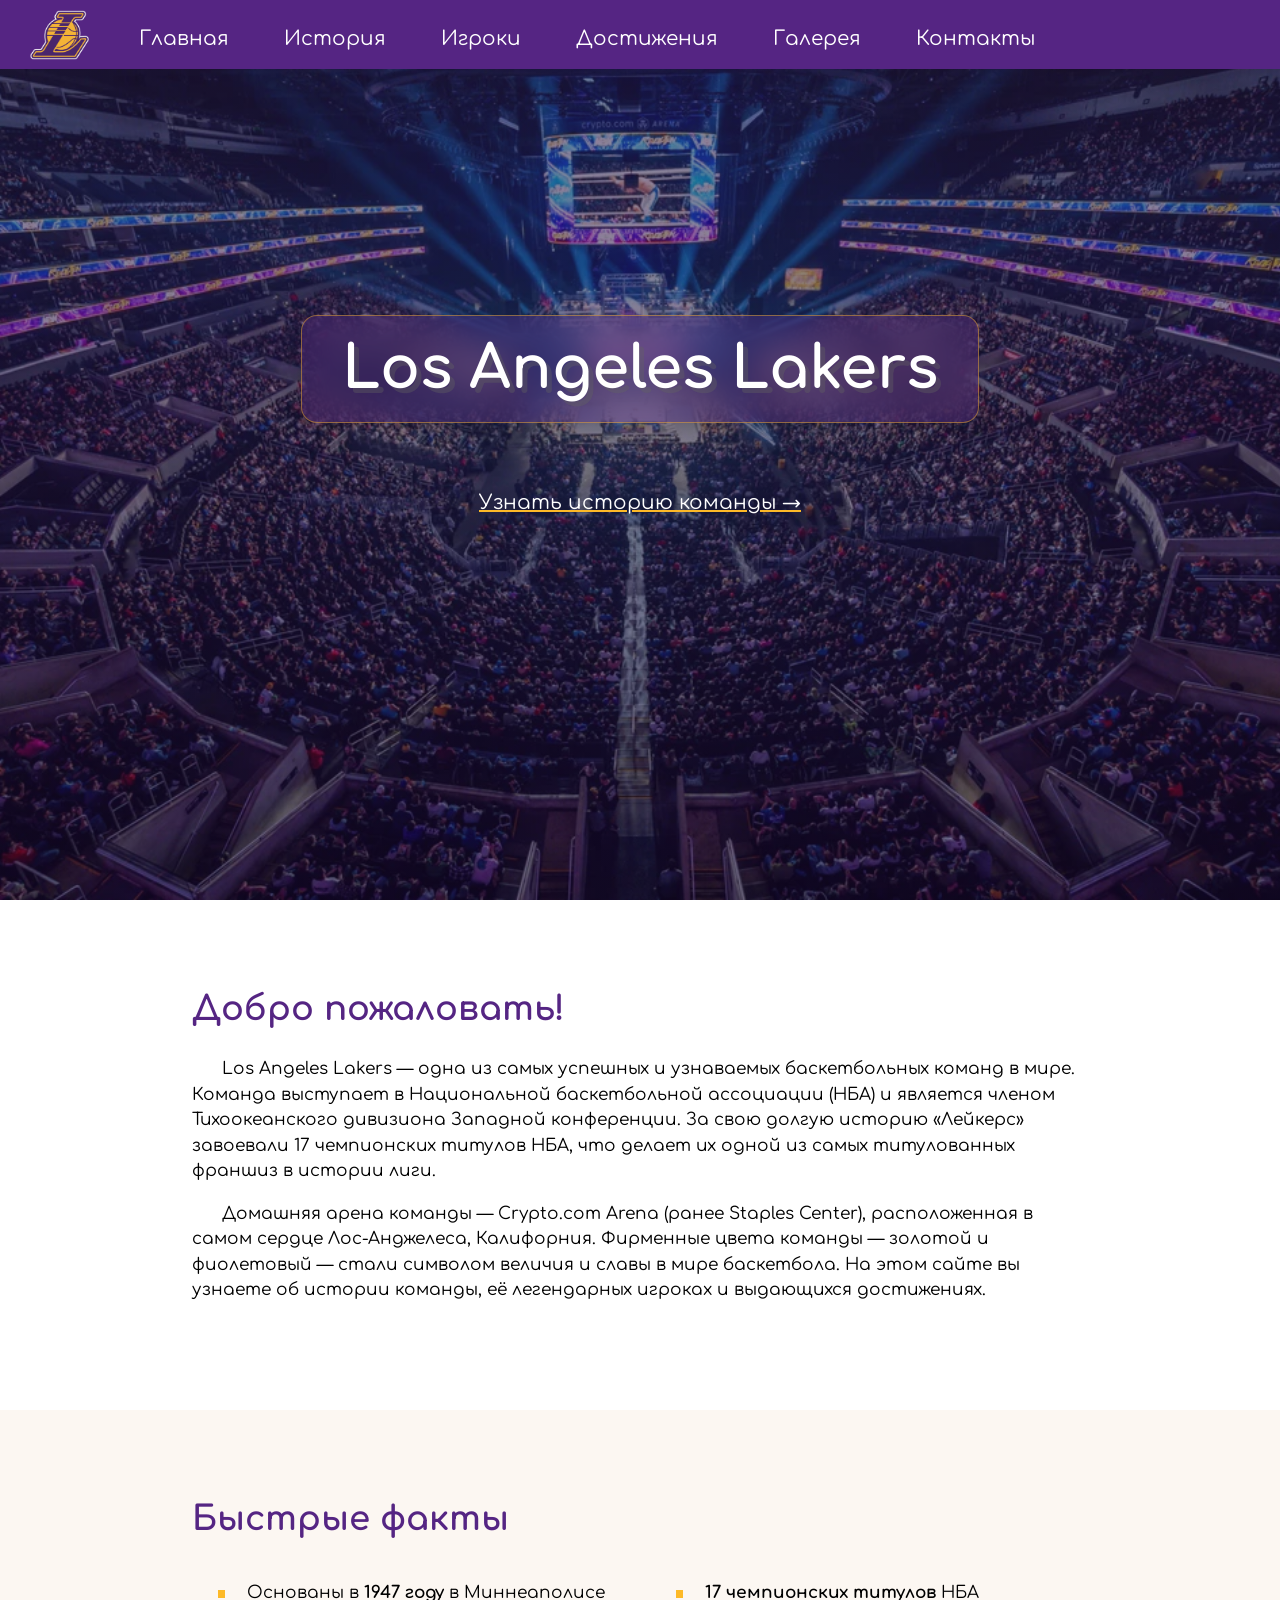
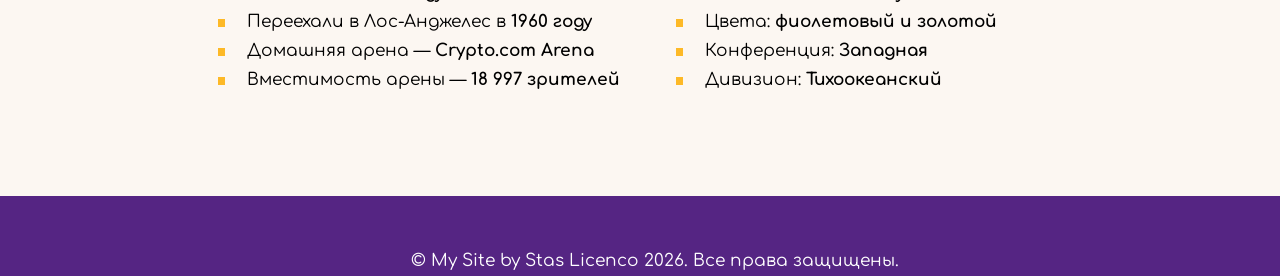
<file: index.html>
<!DOCTYPE html>
<html lang="ru">
<head>
    <meta charset="UTF-8">
    <meta name="viewport" content="width=device-width, initial-scale=1.0">
    <title>Los Angeles Lakers — Главная</title>
    <link rel="stylesheet" href="css/style.css">
</head>
<body>
    <header>
        <img src="img/logo.png" alt="Lakers Logo" class="logo">
        <span id="hamburger" onclick="toggleMenu()">☰</span>
        <navbar id="nav">
            <a href="index.html">Главная</a>
            <a href="pages/history.html">История</a>
            <a href="pages/players.html">Игроки</a>
            <a href="pages/achievements.html">Достижения</a>
            <a href="pages/gallery.html">Галерея</a>
            <a href="pages/contacts.html">Контакты</a>
        </navbar>
    </header>

    <main>
        <section id="index">
            <div class="index-info">
                <h1>Los Angeles Lakers</h1>
                <br><br>
                <a href="pages/history.html" class="link-index">Узнать историю команды →</a>
            </div>
        </section>

        <section>
            <h2>Добро пожаловать!</h2>
            <p>
                Los Angeles Lakers — одна из самых успешных и узнаваемых баскетбольных команд в мире.
                Команда выступает в Национальной баскетбольной ассоциации (НБА) и является членом
                Тихоокеанского дивизиона Западной конференции. За свою долгую историю «Лейкерс»
                завоевали 17 чемпионских титулов НБА, что делает их одной из самых титулованных
                франшиз в истории лиги.
            </p>
            <p>
                Домашняя арена команды — Crypto.com Arena (ранее Staples Center), расположенная
                в самом сердце Лос-Анджелеса, Калифорния. Фирменные цвета команды — золотой и
                фиолетовый — стали символом величия и славы в мире баскетбола. На этом сайте вы
                узнаете об истории команды, её легендарных игроках и выдающихся достижениях.
            </p>
        </section>

        <section style="background-color: #f3deca40;">
            <h2>Быстрые факты</h2>
            <div class="row">
                <div class="col-50">
                    <ul>
                        <li>Основаны в <strong>1947 году</strong> в Миннеаполисе</li>
                        <li>Переехали в Лос-Анджелес в <strong>1960 году</strong></li>
                        <li>Домашняя арена — <strong>Crypto.com Arena</strong></li>
                        <li>Вместимость арены — <strong>18 997 зрителей</strong></li>
                    </ul>
                </div>
                <div class="col-50">
                    <ul>
                        <li><strong>17 чемпионских титулов</strong> НБА</li>
                        <li>Цвета: <strong>фиолетовый и золотой</strong></li>
                        <li>Конференция: <strong>Западная</strong></li>
                        <li>Дивизион: <strong>Тихоокеанский</strong></li>
                    </ul>
                </div>
            </div>
        </section>
    </main>

    <footer>
        <p>© My Site by Stas Licenco 2026. Все права защищены.</p>
    </footer>

    <script>
        function toggleMenu() {
            document.getElementById('nav').classList.toggle('mobile');
        }
    </script>
</body>
</html>
</file>
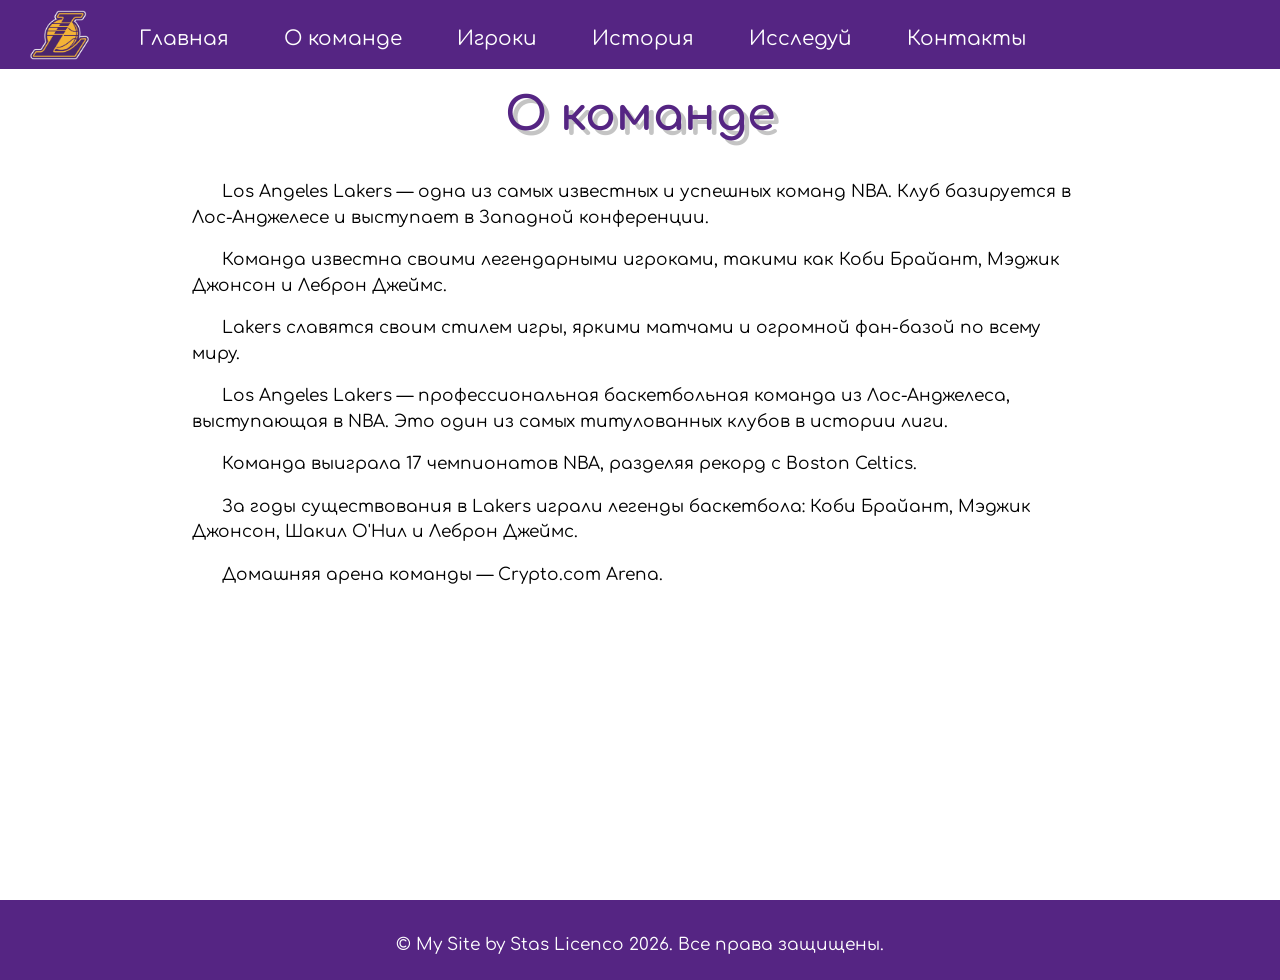
<file: pages/about.html>
<!DOCTYPE html>
<html>

<head>
    <meta charset="UTF-8">
    <meta name="viewport" content="width=device-width, initial-scale=1.0">

    <link rel="stylesheet" href="../css/style.css">
    <script src="../js/script.js"></script>

    <title>Lakers - О команде</title>
</head>

<body>

    <header>
        <img class="logo" src="../img/logo.png">

        <navbar>
            <a href="../index.html">Главная</a>
            <a href="pages/about.html">О команде</a>
            <a href="pages/players.html">Игроки</a>
            <a href="pages/history.html">История</a>
            <a href="pages/explore.html">Исследуй</a>
            <a href="pages/contacts.html">Контакты</a>
        </navbar>

        <i id="hamburger" onclick="mobileMenu()" class="fa-solid fa-bars"></i>
    </header>

    <main>
        <section>
            <h1 class="centered">О команде</h1>

            <p>
                Los Angeles Lakers — одна из самых известных и успешных команд NBA.
                Клуб базируется в Лос-Анджелесе и выступает в Западной конференции.
            </p>

            <p>
                Команда известна своими легендарными игроками, такими как Коби Брайант,
                Мэджик Джонсон и Леброн Джеймс.
            </p>

            <p>
                Lakers славятся своим стилем игры, яркими матчами и огромной фан-базой по всему миру.
            </p>

            <p>
                Los Angeles Lakers — профессиональная баскетбольная команда из Лос-Анджелеса,
                выступающая в NBA. Это один из самых титулованных клубов в истории лиги.
            </p>

            <p>
                Команда выиграла 17 чемпионатов NBA, разделяя рекорд с Boston Celtics.
            </p>

            <p>
                За годы существования в Lakers играли легенды баскетбола:
                Коби Брайант, Мэджик Джонсон, Шакил О'Нил и Леброн Джеймс.
            </p>

            <p>
                Домашняя арена команды — Crypto.com Arena.
            </p>

        </section>
    </main>

    <footer>
        <span>© My Site by Stas Licenco 2026. Все права защищены.</span>
    </footer>

</body>

</html>
</file>
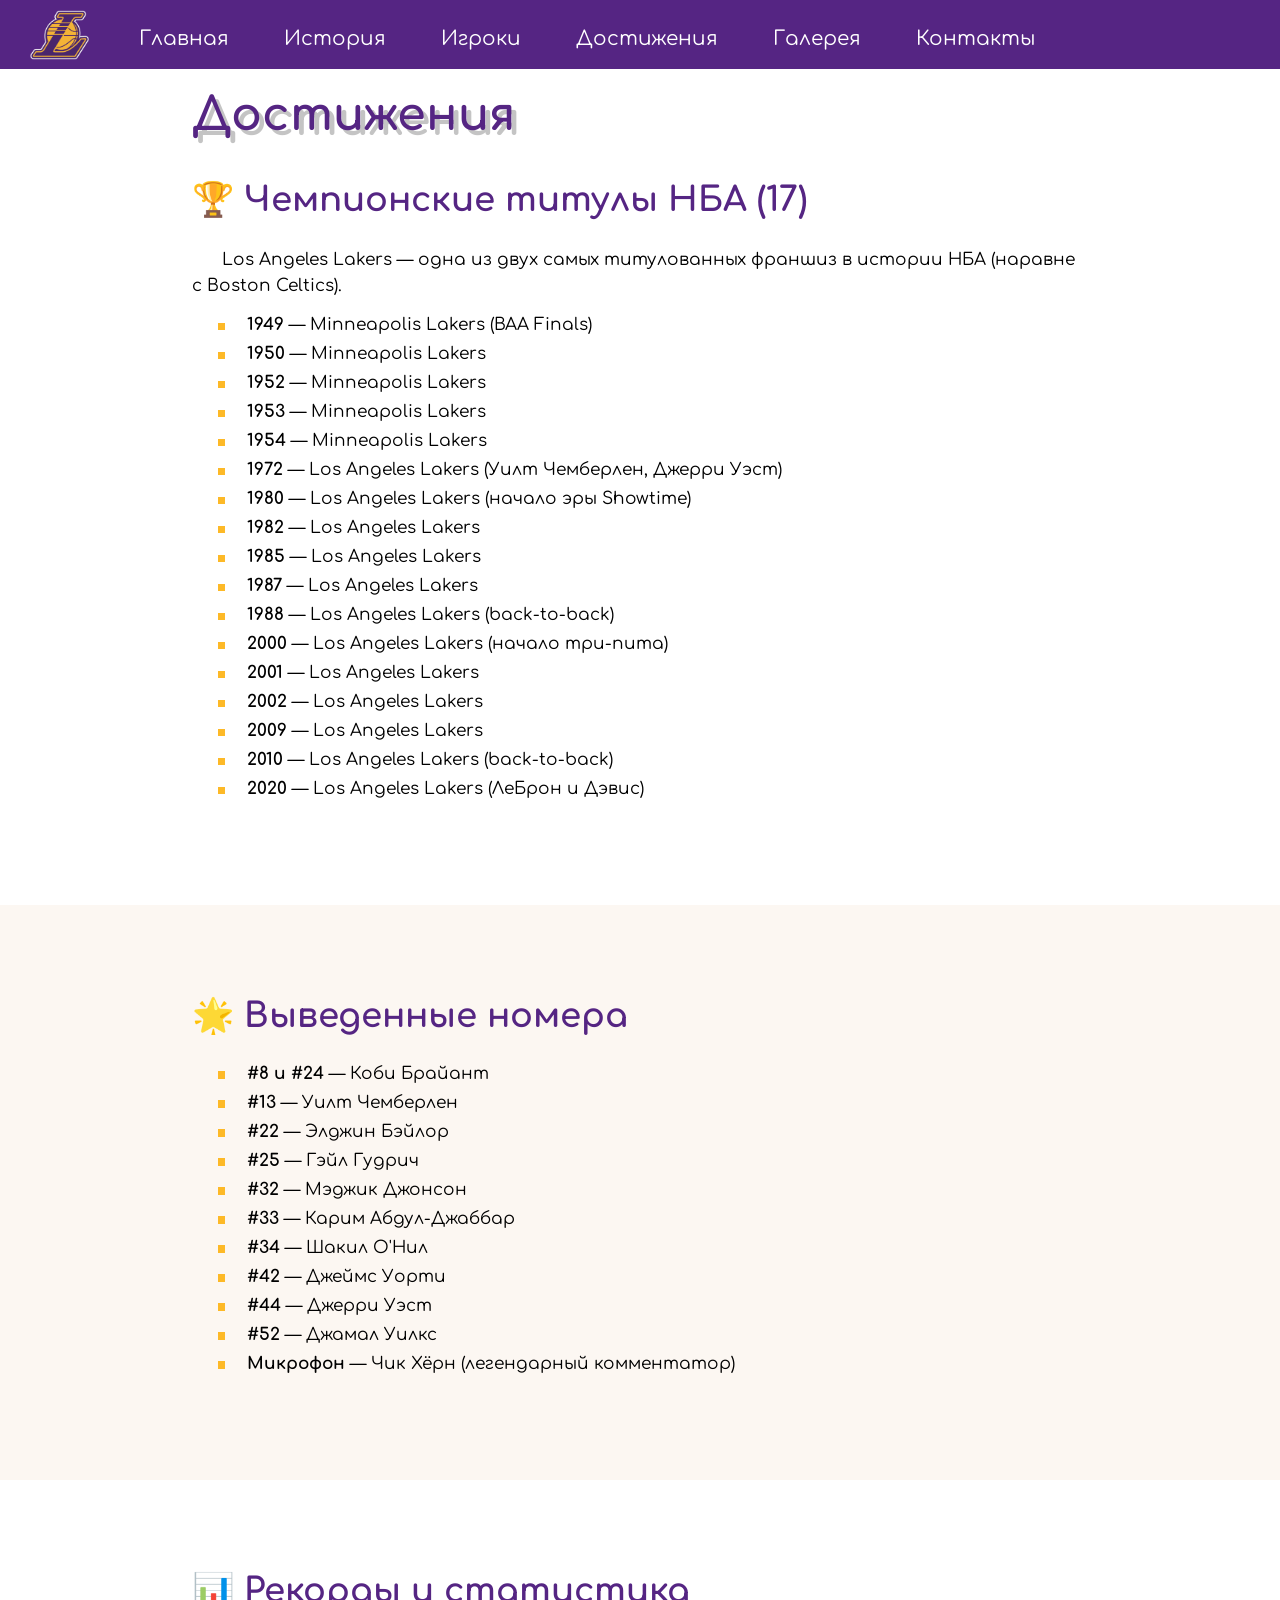
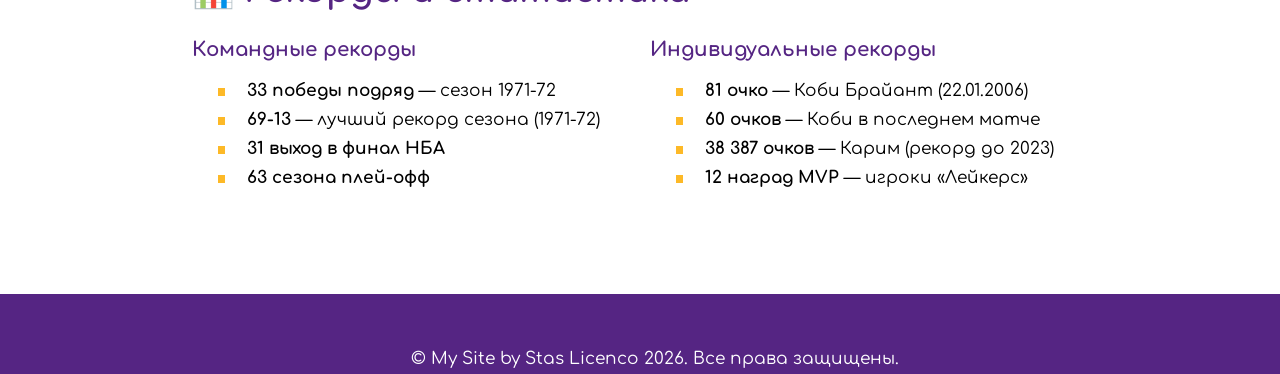
<file: pages/achievements.html>
<!DOCTYPE html>
<html lang="ru">
<head>
    <meta charset="UTF-8">
    <meta name="viewport" content="width=device-width, initial-scale=1.0">
    <title>Los Angeles Lakers — Достижения</title>
    <link rel="stylesheet" href="../css/style.css">
</head>
<body>
    <header>
        <img src="../img/logo.png" alt="Lakers Logo" class="logo">
        <span id="hamburger" onclick="toggleMenu()">☰</span>
        <navbar id="nav">
            <a href="../index.html">Главная</a>
            <a href="history.html">История</a>
            <a href="players.html">Игроки</a>
            <a href="achievements.html">Достижения</a>
            <a href="gallery.html">Галерея</a>
            <a href="contacts.html">Контакты</a>
        </navbar>
    </header>

    <main>
        <section>
            <h1>Достижения</h1>

            <h2>🏆 Чемпионские титулы НБА (17)</h2>
            <p>
                Los Angeles Lakers — одна из двух самых титулованных франшиз в истории НБА
                (наравне с Boston Celtics).
            </p>
            <ul>
                <li><strong>1949</strong> — Minneapolis Lakers (BAA Finals)</li>
                <li><strong>1950</strong> — Minneapolis Lakers</li>
                <li><strong>1952</strong> — Minneapolis Lakers</li>
                <li><strong>1953</strong> — Minneapolis Lakers</li>
                <li><strong>1954</strong> — Minneapolis Lakers</li>
                <li><strong>1972</strong> — Los Angeles Lakers (Уилт Чемберлен, Джерри Уэст)</li>
                <li><strong>1980</strong> — Los Angeles Lakers (начало эры Showtime)</li>
                <li><strong>1982</strong> — Los Angeles Lakers</li>
                <li><strong>1985</strong> — Los Angeles Lakers</li>
                <li><strong>1987</strong> — Los Angeles Lakers</li>
                <li><strong>1988</strong> — Los Angeles Lakers (back-to-back)</li>
                <li><strong>2000</strong> — Los Angeles Lakers (начало три-пита)</li>
                <li><strong>2001</strong> — Los Angeles Lakers</li>
                <li><strong>2002</strong> — Los Angeles Lakers</li>
                <li><strong>2009</strong> — Los Angeles Lakers</li>
                <li><strong>2010</strong> — Los Angeles Lakers (back-to-back)</li>
                <li><strong>2020</strong> — Los Angeles Lakers (ЛеБрон и Дэвис)</li>
            </ul>
        </section>

        <section style="background-color: #f3deca40;">
            <h2>🌟 Выведенные номера</h2>
            <ul>
                <li><strong>#8 и #24</strong> — Коби Брайант</li>
                <li><strong>#13</strong> — Уилт Чемберлен</li>
                <li><strong>#22</strong> — Элджин Бэйлор</li>
                <li><strong>#25</strong> — Гэйл Гудрич</li>
                <li><strong>#32</strong> — Мэджик Джонсон</li>
                <li><strong>#33</strong> — Карим Абдул-Джаббар</li>
                <li><strong>#34</strong> — Шакил О'Нил</li>
                <li><strong>#42</strong> — Джеймс Уорти</li>
                <li><strong>#44</strong> — Джерри Уэст</li>
                <li><strong>#52</strong> — Джамал Уилкс</li>
                <li><strong>Микрофон</strong> — Чик Хёрн (легендарный комментатор)</li>
            </ul>
        </section>

        <section>
            <h2>📊 Рекорды и статистика</h2>
            <div class="row">
                <div class="col-50">
                    <h3>Командные рекорды</h3>
                    <ul>
                        <li><strong>33 победы подряд</strong> — сезон 1971-72</li>
                        <li><strong>69-13</strong> — лучший рекорд сезона (1971-72)</li>
                        <li><strong>31 выход в финал НБА</strong></li>
                        <li><strong>63 сезона плей-офф</strong></li>
                    </ul>
                </div>
                <div class="col-50">
                    <h3>Индивидуальные рекорды</h3>
                    <ul>
                        <li><strong>81 очко</strong> — Коби Брайант (22.01.2006)</li>
                        <li><strong>60 очков</strong> — Коби в последнем матче</li>
                        <li><strong>38 387 очков</strong> — Карим (рекорд до 2023)</li>
                        <li><strong>12 наград MVP</strong> — игроки «Лейкерс»</li>
                    </ul>
                </div>
            </div>
        </section>
    </main>

    <footer>
        <p>© My Site by Stas Licenco 2026. Все права защищены.</p>
    </footer>

    <script>
        function toggleMenu() {
            document.getElementById('nav').classList.toggle('mobile');
        }
    </script>
</body>
</html>
</file>
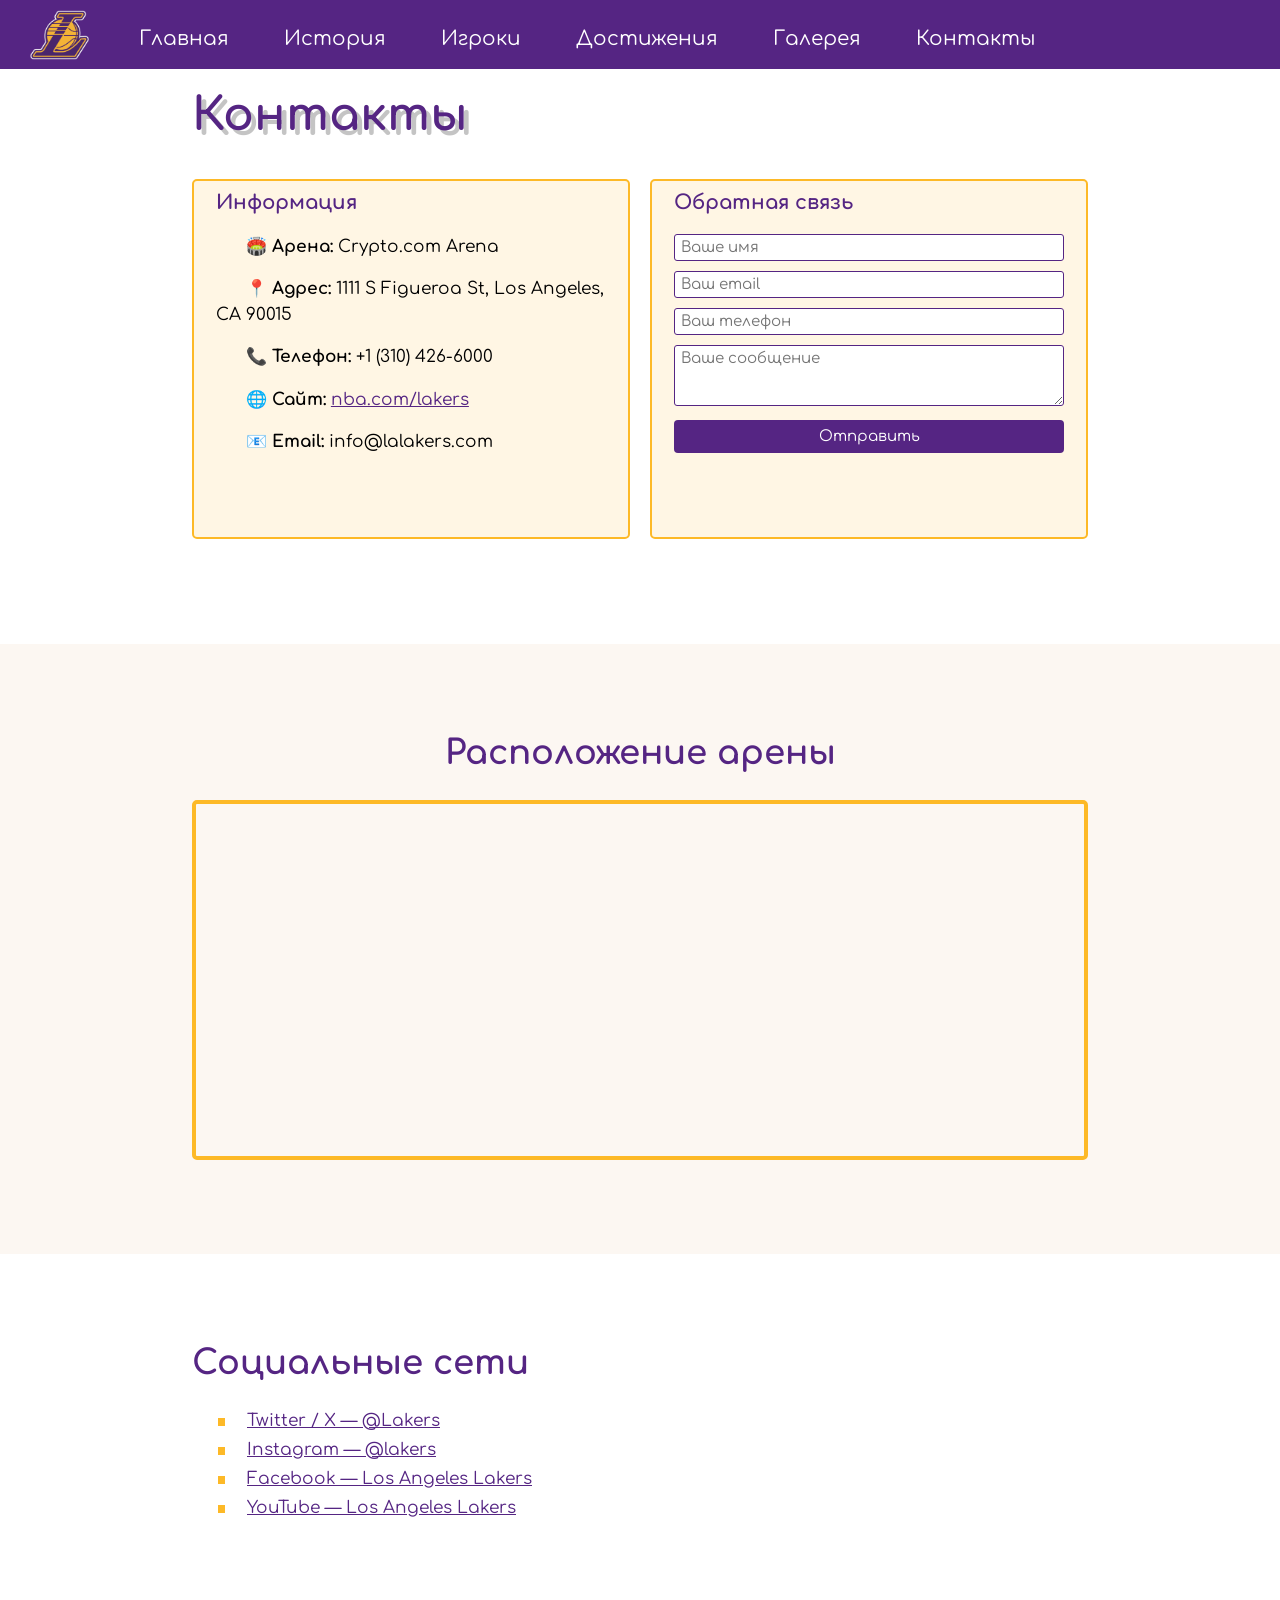
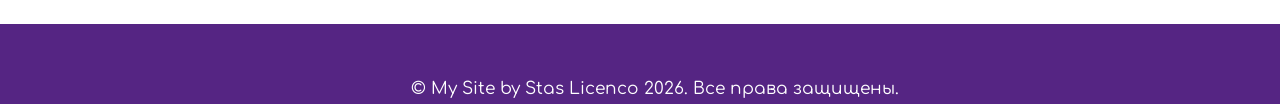
<file: pages/contacts.html>
<!DOCTYPE html>
<html lang="ru">

<head>
    <meta charset="UTF-8">
    <meta name="viewport" content="width=device-width, initial-scale=1.0">
    <title>Los Angeles Lakers — Контакты</title>
    <link rel="stylesheet" href="../css/style.css">
</head>

<body>
    <header>
        <img src="../img/logo.png" alt="Lakers Logo" class="logo">
        <span id="hamburger" onclick="toggleMenu()">☰</span>
        <navbar id="nav">
            <a href="../index.html">Главная</a>
            <a href="history.html">История</a>
            <a href="players.html">Игроки</a>
            <a href="achievements.html">Достижения</a>
            <a href="gallery.html">Галерея</a>
            <a href="contacts.html">Контакты</a>
        </navbar>
    </header>

    <main>
        <section>
            <h1>Контакты</h1>

            <div class="row">
                <div class="col-50">
                    <div class="contacte">
                        <h3>Информация</h3>
                        <p>🏟️ <strong>Арена:</strong> Crypto.com Arena</p>
                        <p>📍 <strong>Адрес:</strong> 1111 S Figueroa St, Los Angeles, CA 90015</p>
                        <p>📞 <strong>Телефон:</strong> +1 (310) 426-6000</p>
                        <p>🌐 <strong>Сайт:</strong> <a href="https://www.nba.com/lakers"
                                target="_blank">nba.com/lakers</a></p>
                        <p>📧 <strong>Email:</strong> info@lalakers.com</p>
                    </div>
                </div>

                <div class="col-50">
                    <div class="cform">
                        <h3>Обратная связь</h3>
                        <input type="text" placeholder="Ваше имя">
                        <input type="email" placeholder="Ваш email">
                        <input type="tel" placeholder="Ваш телефон">
                        <textarea rows="3" placeholder="Ваше сообщение"></textarea>
                        <input type="submit" value="Отправить"
                            style="cursor: pointer; background: #552583; color: white; border: none; padding: 8px; border-radius: 4px;">
                    </div>
                </div>
            </div>
        </section>

        <section style="background-color: #f3deca40;">
            <h2 class="centered">Расположение арены</h2>
            <iframe class="harta"
                src="https://www.google.com/maps/embed?pb=!1m18!1m12!1m3!1d3306.174629776214!2d-118.26947492357035!3d34.04305911793523!2m3!1f0!2f0!3f0!3m2!1i1024!2i768!4f13.1!3m3!1m2!1s0x80c2c7b85dea2a93%3A0x1c9e8c487de2c83f!2sCrypto.com%20Arena!5e0!3m2!1sen!2sus!4v1700000000000!5m2!1sen!2sus"
                allowfullscreen="" loading="lazy"></iframe>
        </section>

        <section>
            <h2>Социальные сети</h2>
            <ul>
                <li><a href="https://twitter.com/Lakers" target="_blank">Twitter / X — @Lakers</a></li>
                <li><a href="https://www.instagram.com/lakers/" target="_blank">Instagram — @lakers</a></li>
                <li><a href="https://www.facebook.com/losangeleslakers" target="_blank">Facebook — Los Angeles
                        Lakers</a></li>
                <li><a href="https://www.youtube.com/lakers" target="_blank">YouTube — Los Angeles Lakers</a></li>
            </ul>
        </section>
    </main>

    <footer>
        <p>© My Site by Stas Licenco 2026. Все права защищены.</p>
    </footer>

    <script>
        function toggleMenu() {
            document.getElementById('nav').classList.toggle('mobile');
        }
    </script>
</body>

</html>
</file>
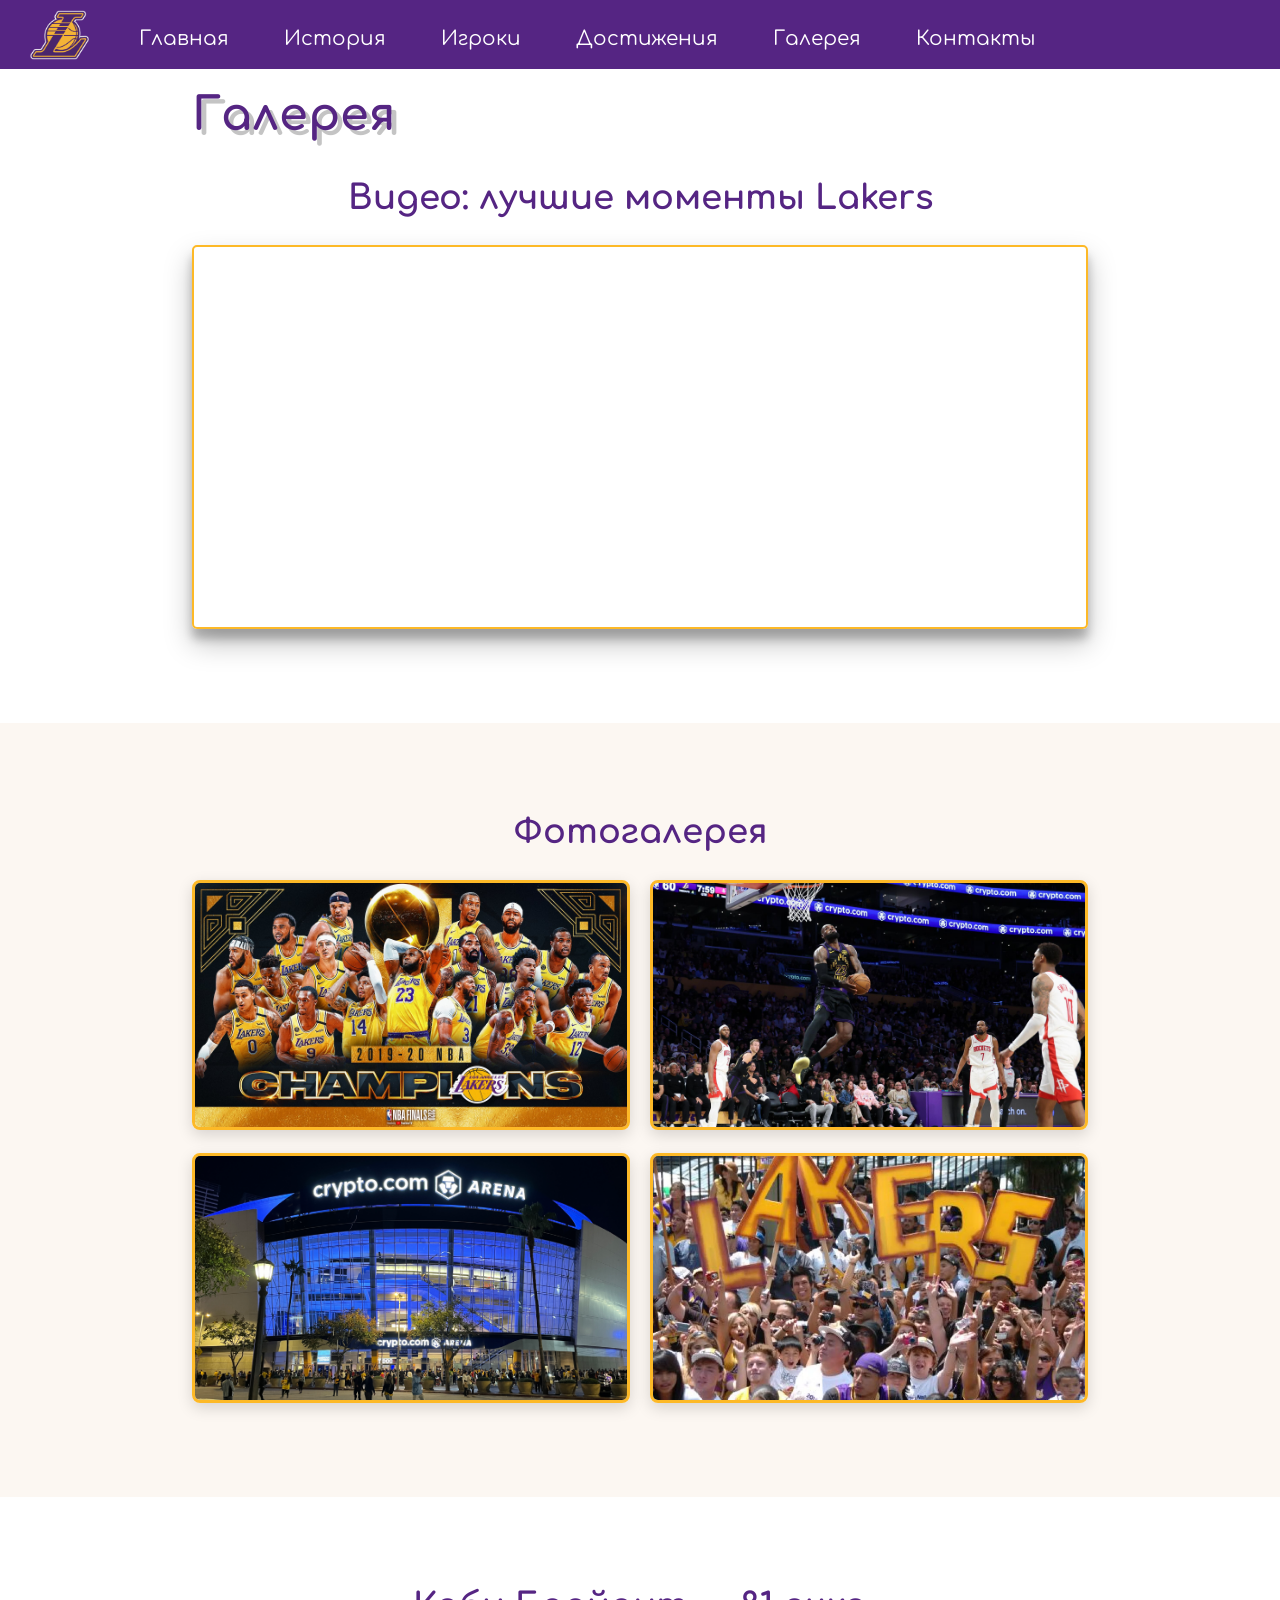
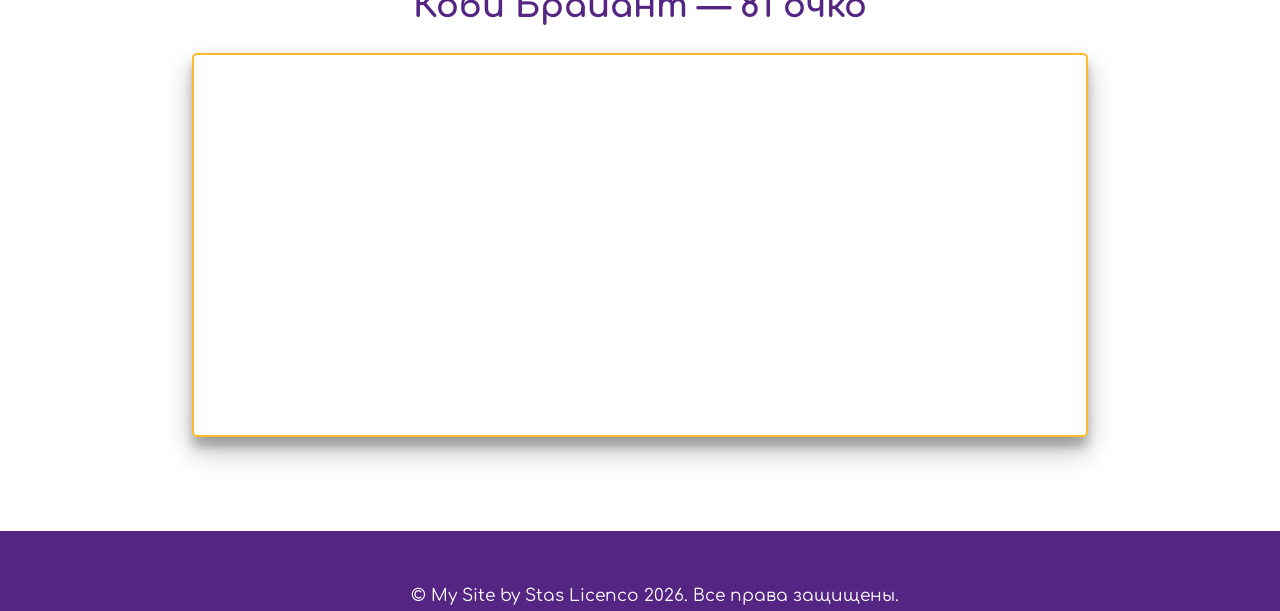
<file: pages/gallery.html>
<!DOCTYPE html>
<html lang="ru">
<head>
    <meta charset="UTF-8">
    <meta name="viewport" content="width=device-width, initial-scale=1.0">
    <title>Los Angeles Lakers — Галерея</title>
    <link rel="stylesheet" href="../css/style.css">
</head>
<body>
    <header>
        <img src="../img/logo.png" alt="Lakers Logo" class="logo">
        <span id="hamburger" onclick="toggleMenu()">☰</span>
        <navbar id="nav">
            <a href="../index.html">Главная</a>
            <a href="history.html">История</a>
            <a href="players.html">Игроки</a>
            <a href="achievements.html">Достижения</a>
            <a href="gallery.html">Галерея</a>
            <a href="contacts.html">Контакты</a>
        </navbar>
    </header>

    <main>
        <section>
            <h1>Галерея</h1>

            <h2 class="centered">Видео: лучшие моменты Lakers</h2>
            <iframe class="vframe" src="https://www.youtube.com/embed/LAr6oAKieHk"
                    title="Lakers Best Moments" frameborder="0" allowfullscreen></iframe>
        </section>

        <section style="background-color: #f3deca40;">
            <h2 class="centered">Фотогалерея</h2>
            <div class="row">
                <div class="col-50">
                    <img src="../img/gallery1.jpg" alt="Lakers Championship" class="gallery-img">
                </div>
                <div class="col-50">
                    <img src="../img/gallery2.jpg" alt="Lakers Game" class="gallery-img">
                </div>
            </div>
            <br>
            <div class="row">
                <div class="col-50">
                    <img src="../img/gallery3.jpg" alt="Lakers Arena" class="gallery-img">
                </div>
                <div class="col-50">
                    <img src="../img/gallery4.jpg" alt="Lakers Fans" class="gallery-img">
                </div>
            </div>
        </section>

        <section>
            <h2 class="centered">Коби Брайант — 81 очко</h2>
            <iframe class="vframe" src="https://www.youtube.com/embed/wV9CMVdY3dM"
                    title="Kobe 81 Points" frameborder="0" allowfullscreen></iframe>
        </section>
    </main>

    <footer>
        <p>© My Site by Stas Licenco 2026. Все права защищены.</p>
    </footer>

    <script>
        function toggleMenu() {
            document.getElementById('nav').classList.toggle('mobile');
        }
    </script>
</body>
</html>
</file>
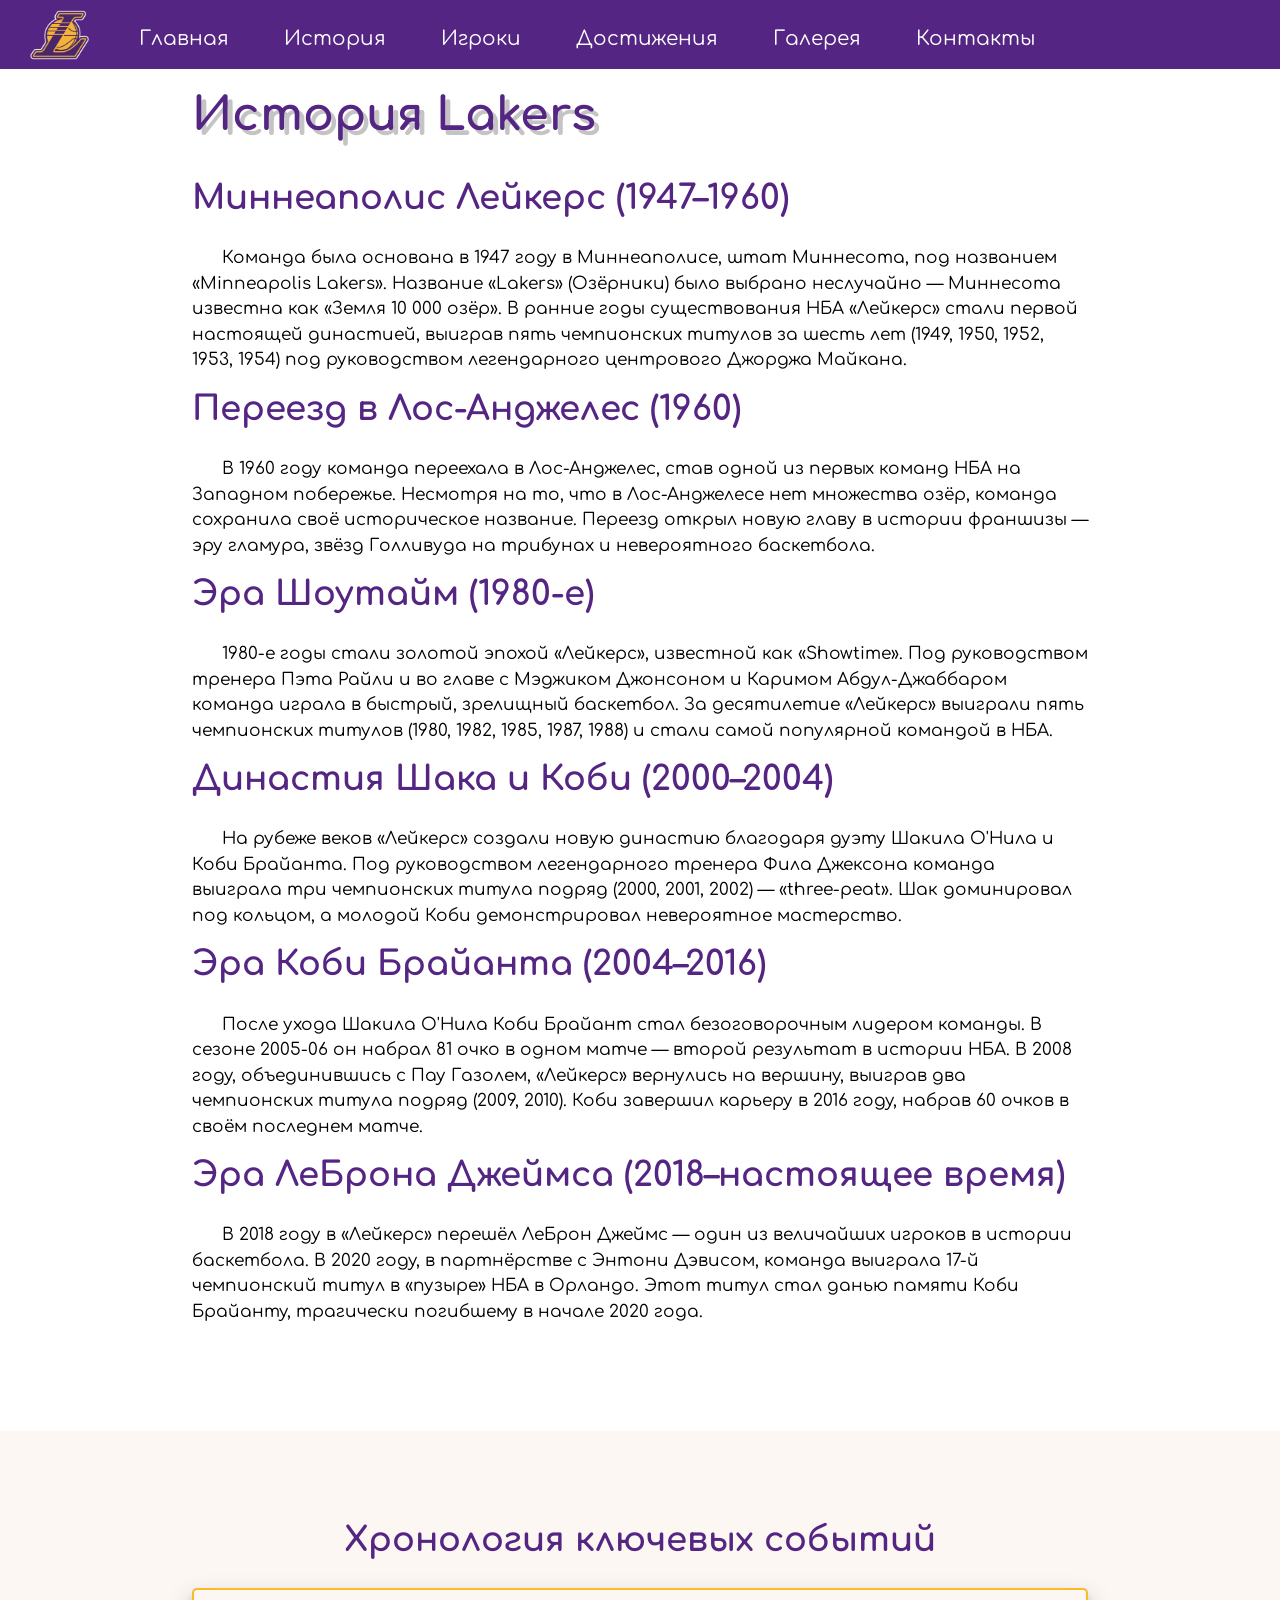
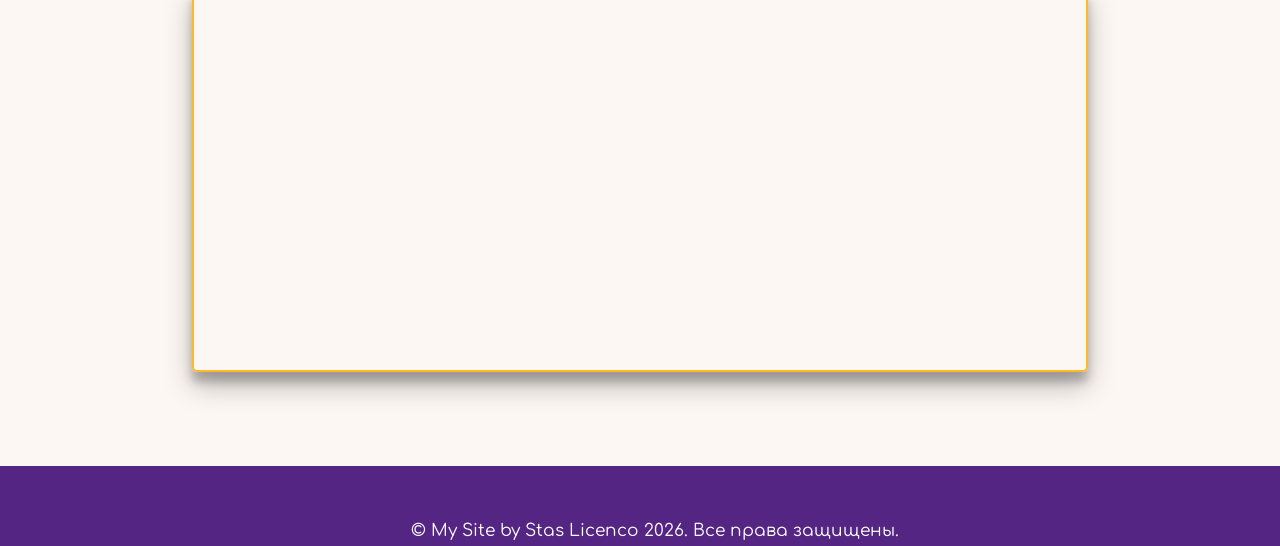
<file: pages/history.html>
<!DOCTYPE html>
<html lang="ru">
<head>
    <meta charset="UTF-8">
    <meta name="viewport" content="width=device-width, initial-scale=1.0">
    <title>Los Angeles Lakers — История</title>
    <link rel="stylesheet" href="../css/style.css">
</head>
<body>
    <header>
        <img src="../img/logo.png" alt="Lakers Logo" class="logo">
        <span id="hamburger" onclick="toggleMenu()">☰</span>
        <navbar id="nav">
            <a href="../index.html">Главная</a>
            <a href="history.html">История</a>
            <a href="players.html">Игроки</a>
            <a href="achievements.html">Достижения</a>
            <a href="gallery.html">Галерея</a>
            <a href="contacts.html">Контакты</a>
        </navbar>
    </header>

    <main>
        <section>
            <h1>История Lakers</h1>

            <h2>Миннеаполис Лейкерс (1947–1960)</h2>
            <p>
                Команда была основана в 1947 году в Миннеаполисе, штат Миннесота, под названием
                «Minneapolis Lakers». Название «Lakers» (Озёрники) было выбрано неслучайно —
                Миннесота известна как «Земля 10 000 озёр». В ранние годы существования НБА
                «Лейкерс» стали первой настоящей династией, выиграв пять чемпионских титулов
                за шесть лет (1949, 1950, 1952, 1953, 1954) под руководством легендарного
                центрового Джорджа Майкана.
            </p>

            <h2>Переезд в Лос-Анджелес (1960)</h2>
            <p>
                В 1960 году команда переехала в Лос-Анджелес, став одной из первых команд НБА
                на Западном побережье. Несмотря на то, что в Лос-Анджелесе нет множества озёр,
                команда сохранила своё историческое название. Переезд открыл новую главу в
                истории франшизы — эру гламура, звёзд Голливуда на трибунах и невероятного
                баскетбола.
            </p>

            <h2>Эра Шоутайм (1980-е)</h2>
            <p>
                1980-е годы стали золотой эпохой «Лейкерс», известной как «Showtime». Под
                руководством тренера Пэта Райли и во главе с Мэджиком Джонсоном и
                Каримом Абдул-Джаббаром команда играла в быстрый, зрелищный баскетбол.
                За десятилетие «Лейкерс» выиграли пять чемпионских титулов (1980, 1982,
                1985, 1987, 1988) и стали самой популярной командой в НБА.
            </p>

            <h2>Династия Шака и Коби (2000–2004)</h2>
            <p>
                На рубеже веков «Лейкерс» создали новую династию благодаря дуэту Шакила О'Нила
                и Коби Брайанта. Под руководством легендарного тренера Фила Джексона команда
                выиграла три чемпионских титула подряд (2000, 2001, 2002) — «three-peat». Шак
                доминировал под кольцом, а молодой Коби демонстрировал невероятное мастерство.
            </p>

            <h2>Эра Коби Брайанта (2004–2016)</h2>
            <p>
                После ухода Шакила О'Нила Коби Брайант стал безоговорочным лидером команды.
                В сезоне 2005-06 он набрал 81 очко в одном матче — второй результат в истории
                НБА. В 2008 году, объединившись с Пау Газолем, «Лейкерс» вернулись на вершину,
                выиграв два чемпионских титула подряд (2009, 2010). Коби завершил карьеру в
                2016 году, набрав 60 очков в своём последнем матче.
            </p>

            <h2>Эра ЛеБрона Джеймса (2018–настоящее время)</h2>
            <p>
                В 2018 году в «Лейкерс» перешёл ЛеБрон Джеймс — один из величайших игроков
                в истории баскетбола. В 2020 году, в партнёрстве с Энтони Дэвисом, команда
                выиграла 17-й чемпионский титул в «пузыре» НБА в Орландо. Этот титул стал
                данью памяти Коби Брайанту, трагически погибшему в начале 2020 года.
            </p>
        </section>

        <section style="background-color: #f3deca40;">
            <h2 class="centered">Хронология ключевых событий</h2>
            <iframe class="vframe" src="https://www.youtube.com/embed/qYLa1GNXO7w"
                    title="Lakers History" frameborder="0" allowfullscreen></iframe>
        </section>
    </main>

    <footer>
        <p>© My Site by Stas Licenco 2026. Все права защищены.</p>
    </footer>

    <script>
        function toggleMenu() {
            document.getElementById('nav').classList.toggle('mobile');
        }
    </script>
</body>
</html>
</file>
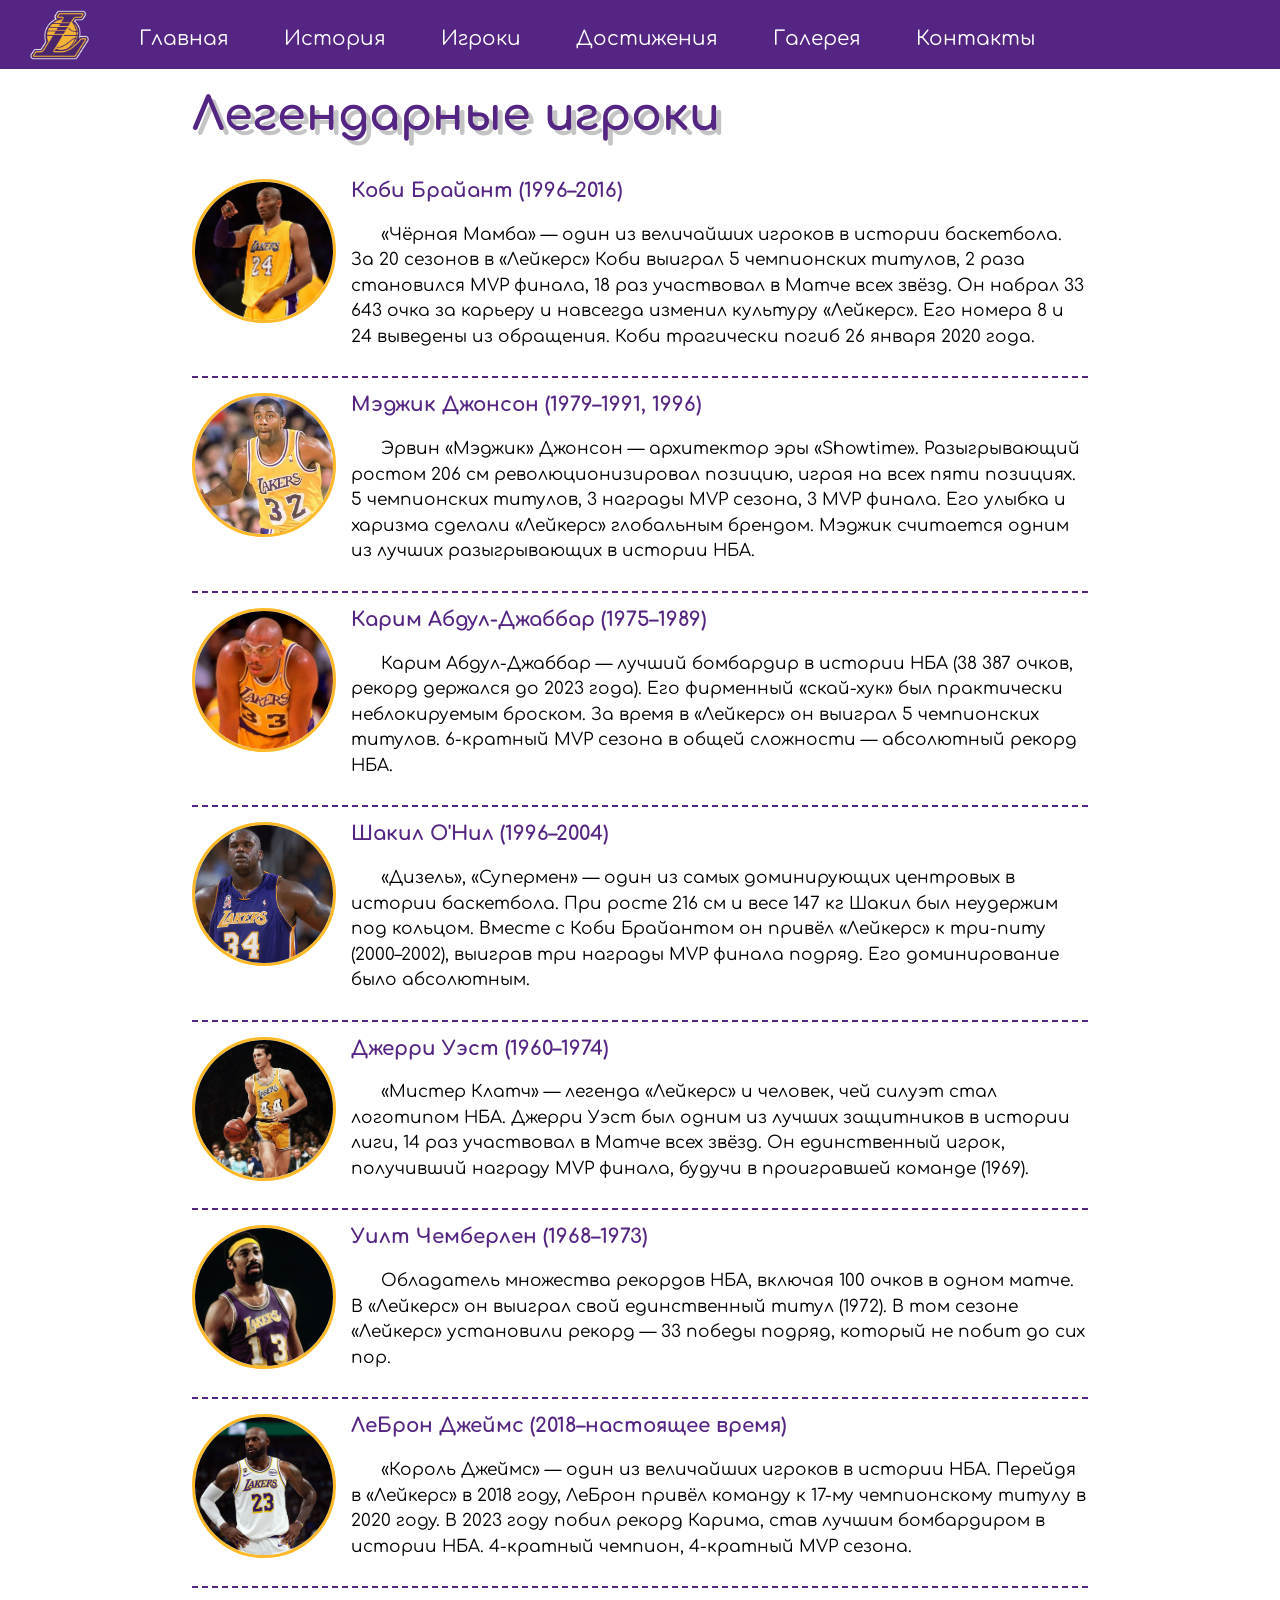
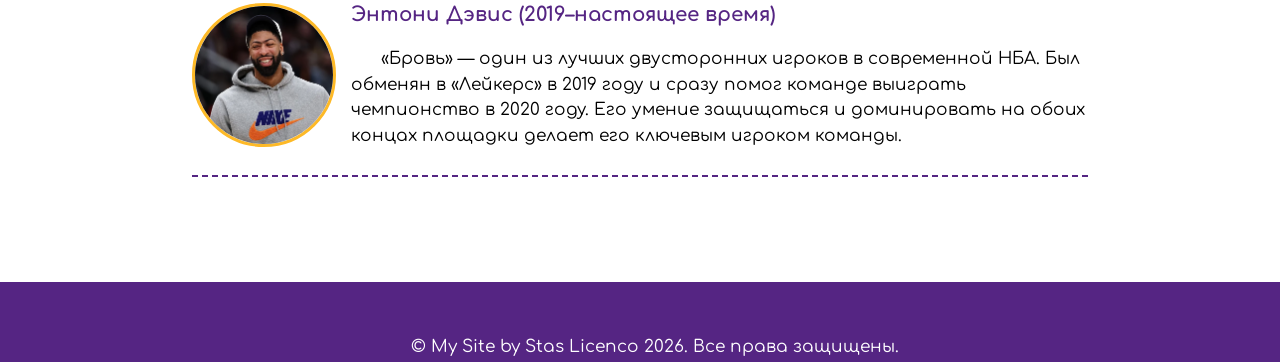
<file: pages/players.html>
<!DOCTYPE html>
<html lang="ru">
<head>
    <meta charset="UTF-8">
    <meta name="viewport" content="width=device-width, initial-scale=1.0">
    <title>Los Angeles Lakers — Игроки</title>
    <link rel="stylesheet" href="../css/style.css">
</head>
<body>
    <header>
        <img src="../img/logo.png" alt="Lakers Logo" class="logo">
        <span id="hamburger" onclick="toggleMenu()">☰</span>
        <navbar id="nav">
            <a href="../index.html">Главная</a>
            <a href="history.html">История</a>
            <a href="players.html">Игроки</a>
            <a href="achievements.html">Достижения</a>
            <a href="gallery.html">Галерея</a>
            <a href="contacts.html">Контакты</a>
        </navbar>
    </header>

    <main>
        <section>
            <h1>Легендарные игроки</h1>

            <div class="loc">
                <img src="../img/kobe.jpg" alt="Коби Брайант">
                <h3>Коби Брайант (1996–2016)</h3>
                <p>
                    «Чёрная Мамба» — один из величайших игроков в истории баскетбола. За 20 сезонов
                    в «Лейкерс» Коби выиграл 5 чемпионских титулов, 2 раза становился MVP финала,
                    18 раз участвовал в Матче всех звёзд. Он набрал 33 643 очка за карьеру и
                    навсегда изменил культуру «Лейкерс». Его номера 8 и 24 выведены из обращения.
                    Коби трагически погиб 26 января 2020 года.
                </p>
            </div>

            <div class="loc">
                <img src="../img/magic.jpg" alt="Мэджик Джонсон">
                <h3>Мэджик Джонсон (1979–1991, 1996)</h3>
                <p>
                    Эрвин «Мэджик» Джонсон — архитектор эры «Showtime». Разыгрывающий ростом
                    206 см революционизировал позицию, играя на всех пяти позициях. 5 чемпионских
                    титулов, 3 награды MVP сезона, 3 MVP финала. Его улыбка и харизма сделали
                    «Лейкерс» глобальным брендом. Мэджик считается одним из лучших разыгрывающих
                    в истории НБА.
                </p>
            </div>

            <div class="loc">
                <img src="../img/kareem.jpg" alt="Карим Абдул-Джаббар">
                <h3>Карим Абдул-Джаббар (1975–1989)</h3>
                <p>
                    Карим Абдул-Джаббар — лучший бомбардир в истории НБА (38 387 очков, рекорд
                    держался до 2023 года). Его фирменный «скай-хук» был практически неблокируемым
                    броском. За время в «Лейкерс» он выиграл 5 чемпионских титулов. 6-кратный
                    MVP сезона в общей сложности — абсолютный рекорд НБА.
                </p>
            </div>

            <div class="loc">
                <img src="../img/shaq.jpg" alt="Шакил О'Нил">
                <h3>Шакил О'Нил (1996–2004)</h3>
                <p>
                    «Дизель», «Супермен» — один из самых доминирующих центровых в истории
                    баскетбола. При росте 216 см и весе 147 кг Шакил был неудержим под кольцом.
                    Вместе с Коби Брайантом он привёл «Лейкерс» к три-питу (2000–2002), выиграв
                    три награды MVP финала подряд. Его доминирование было абсолютным.
                </p>
            </div>

            <div class="loc">
                <img src="../img/jerry.jpg" alt="Джерри Уэст">
                <h3>Джерри Уэст (1960–1974)</h3>
                <p>
                    «Мистер Клатч» — легенда «Лейкерс» и человек, чей силуэт стал логотипом НБА.
                    Джерри Уэст был одним из лучших защитников в истории лиги, 14 раз участвовал
                    в Матче всех звёзд. Он единственный игрок, получивший награду MVP финала,
                    будучи в проигравшей команде (1969).
                </p>
            </div>

            <div class="loc">
                <img src="../img/wilt.jpg" alt="Уилт Чемберлен">
                <h3>Уилт Чемберлен (1968–1973)</h3>
                <p>
                    Обладатель множества рекордов НБА, включая 100 очков в одном матче. В «Лейкерс»
                    он выиграл свой единственный титул (1972). В том сезоне «Лейкерс» установили
                    рекорд — 33 победы подряд, который не побит до сих пор.
                </p>
            </div>

            <div class="loc">
                <img src="../img/lebron.jpg" alt="ЛеБрон Джеймс">
                <h3>ЛеБрон Джеймс (2018–настоящее время)</h3>
                <p>
                    «Король Джеймс» — один из величайших игроков в истории НБА. Перейдя в
                    «Лейкерс» в 2018 году, ЛеБрон привёл команду к 17-му чемпионскому титулу
                    в 2020 году. В 2023 году побил рекорд Карима, став лучшим бомбардиром в
                    истории НБА. 4-кратный чемпион, 4-кратный MVP сезона.
                </p>
            </div>

            <div class="loc">
                <img src="../img/davis.jpg" alt="Энтони Дэвис">
                <h3>Энтони Дэвис (2019–настоящее время)</h3>
                <p>
                    «Бровь» — один из лучших двусторонних игроков в современной НБА. Был обменян
                    в «Лейкерс» в 2019 году и сразу помог команде выиграть чемпионство в 2020 году.
                    Его умение защищаться и доминировать на обоих концах площадки делает его
                    ключевым игроком команды.
                </p>
            </div>
        </section>
    </main>

    <footer>
        <p>© My Site by Stas Licenco 2026. Все права защищены.</p>
    </footer>

    <script>
        function toggleMenu() {
            document.getElementById('nav').classList.toggle('mobile');
        }
    </script>
</body>
</html>
</file>
<file: css/style.css>
/* Подключение шрифта Comfortaa с Google Fonts */
@import url('https://fonts.googleapis.com/css2?family=Comfortaa:wght@300..700&display=swap');

/* Применяем box-sizing ко всем элементам.
   Это нужно, чтобы padding и border не увеличивали реальную ширину блока */
* {
    box-sizing: border-box;
}

/* Основные настройки страницы */
body {
    margin: 0; /* убираем стандартные отступы браузера */
    font-family: "Comfortaa", sans-serif; /* основной шрифт */
    font-size: 17px; /* базовый размер текста */
}

/* Основная область сайта */
main {
    min-height: 100vh; /* минимальная высота — весь экран */
    font-optical-sizing: auto; /* автоматическая настройка шрифта */
    font-style: normal;
}

/* Верхняя панель сайта */
header {
    background: #552583; /* фиолетовый фон */
    position: fixed; /* шапка закреплена сверху */
    width: 100%; /* на всю ширину */
    top: 0; /* приклеиваем к верхнему краю */
    padding: 10px 15px 5px 15px; /* внутренние отступы */
    z-index: 1000; /* чтобы шапка была поверх остальных блоков */
}

/* Отступы и отображение ссылок в меню */
navbar a {
    margin-left: 30px; /* отступ слева между ссылками */
    margin-bottom: 10px;
    display: inline-block; /* ссылки в одну линию */
    overflow: auto;
}

/* Основной стиль ссылок навигации */
navbar a {
    color: white; /* белый цвет текста */
    text-decoration: none; /* убираем подчеркивание */
    margin-right: 20px; /* отступ справа */
    font-size: 20px; /* размер текста меню */
}

/* Эффект при наведении на ссылки меню */
navbar a:hover {
    color: #FDB927; /* золотой цвет */
    text-decoration: underline 1px; /* тонкое подчеркивание */
}

/* Нижняя часть сайта */
footer {
    min-height: 80px; /* минимальная высота футера */
    background: #552583; /* тот же фиолетовый цвет */
    text-align: center; /* текст по центру */
    color: rgb(255, 255, 255); /* белый текст */
    padding-top: 35px; /* отступ сверху внутри футера */
}

/* Стиль абзацев */
p {
    line-height: 150%; /* межстрочный интервал */
    text-indent: 30px; /* красная строка */
}

/* Стиль элементов списка */
li {
    margin-top: 10px; /* расстояние между пунктами */
    padding-left: 15px; /* отступ текста от маркера */
    list-style-image: linear-gradient(#FDB927, #FDB927); /* цвет маркера */
}

/* Общие настройки для всех заголовков */
h1,
h2,
h3,
h4,
h5,
h6 {
    margin-top: 0; /* убираем верхний отступ */
    font-family: "Comfortaa", sans-serif;
}

/* Главный заголовок */
h1 {
    font-size: 270%; /* крупный размер */
    text-shadow: 5px 5px #63636360; /* тень текста */
    color: #552583; /* фиолетовый цвет */
}

/* Подзаголовок второго уровня */
h2 {
    font-size: 200%;
    color: #552583;
}

/* Заголовок третьего уровня */
h3 {
    color: #552583;
}

/* Отступы внутри секций */
section {
    padding: 90px 15%; /* сверху/снизу 90px, по бокам 15% */
}

/* Логотип в шапке */
.logo {
    height: 50px; /* фиксированная высота */
}

/* Главная стартовая секция */
#index {
    background: linear-gradient(#2a1a4686, #1a0a3588), url('../img/index.jpg');
    /* затемнённый фон + фоновая картинка */
    background-size: cover; /* картинка растягивается на весь блок */
    background-position: center; /* картинка по центру */
    min-height: 100vh; /* секция на весь экран */
}

/* Блок с текстом на главной странице */
.index-info {
    margin-top: 25vh; /* опускаем блок ниже */
    text-align: center; /* текст по центру */
}

/* Главный заголовок внутри стартового экрана */
.index-info h1 {
    font-size: 350%;
    color: rgb(255, 255, 255); /* белый цвет текста */
    backdrop-filter: blur(15px); /* размытие фона под блоком */
    background: rgba(85, 37, 131, 0.35); /* полупрозрачный фон */
    display: inline-block; /* блок по размеру текста */
    padding: 20px 40px; /* внутренние отступы */
    border-radius: 16px; /* скругление углов */
    border: 1px solid rgba(253, 185, 39, 0.45); /* золотая рамка */
    box-shadow: 0 8px 32px rgba(0, 0, 0, 0.15); /* тень */
}

/* Ссылка-кнопка на главной */
.link-index {
    color: rgb(255, 255, 255);
    text-decoration: underline #FDB927 2px; /* золотое подчеркивание */
    font-size: 20px;
}

/* Эффект наведения на ссылку на главной */
.link-index:hover {
    color: #FDB927;
}

/* Универсальный класс выравнивания текста по центру */
.centered {
    text-align: center;
}

/* Видео/iframe-блок */
.vframe {
    width: 100%; /* на всю ширину */
    height: 30vw; /* высота зависит от ширины окна */
    border: 2px solid #FDB927; /* золотая рамка */
    border-radius: 5px;
    box-shadow: rgba(0, 0, 0, 0.25) 0px 14px 28px,
                rgba(0, 0, 0, 0.22) 0px 10px 10px; /* тень */
}

/* Блок с игроком/локацией */
.loc {
    overflow: auto; /* чтобы текст обтекал картинку корректно */
    border-bottom: 2px #552583 dashed; /* нижняя пунктирная линия */
    margin-bottom: 15px; /* расстояние между блоками */
    padding-bottom: 10px;
}

/* Картинка внутри блока игрока */
.loc img {
    height: 16vh; /* высота картинки */
    width: 16vh; /* ширина картинки */
    object-fit: cover; /* обрезка без искажения */
    border-radius: 50%; /* круглая форма */
    float: left; /* картинка слева, текст справа */
    margin-right: 15px;
    margin-bottom: 15px;
    border: 3px solid #FDB927; /* золотая рамка */
}

/* Карта на странице контактов */
.harta {
    width: 100%;
    height: 40vh;
    border: 4px solid #FDB927;
    border-radius: 5px;
}

/* Контейнер для колонок */
.row {
    display: flex; /* располагаем элементы в ряд */
    flex-wrap: wrap; /* если не помещаются — переносятся */
    gap: 20px; /* расстояние между колонками */
}

/* Колонка шириной 50% */
.col-50 {
    width: calc(50% - 10px); /* две колонки рядом с учётом gap */
    padding: 0;
}

/* Блок с контактами и блок формы */
.contacte, .cform {
    border: 2px solid #FDB927; /* рамка */
    border-radius: 5px;
    background-color: #FDB92720; /* светлый полупрозрачный фон */
    padding: 10px 5%; /* внутренние отступы */
    min-height: 360px; /* минимальная высота */
    height: auto; /* высота подстраивается под содержимое */
    margin-bottom: 15px;
}

/* Поля ввода и текстовое поле формы */
.cform input,
.cform textarea {
    width: 100%; /* на всю ширину формы */
    font-size: 15px;
    font-family: inherit; /* наследуем шрифт сайта */
    margin-bottom: 10px; /* расстояние между полями */
    padding: 4px 6px; /* внутренние отступы */
    border: 1px solid #552583; /* фиолетовая рамка */
    border-radius: 3px;
}

/* Картинки в галерее */
.gallery-img {
    width: 100%;
    height: 250px;
    object-fit: cover; /* фото не искажается */
    border-radius: 8px;
    border: 3px solid #FDB927;
    box-shadow: rgba(0, 0, 0, 0.15) 0px 5px 15px;
}

/* Обычные ссылки на сайте */
a {
    color: #552583;
}

/* Цвет ссылок при наведении */
a:hover {
    color: #FDB927;
}

/* Иконка бургер-меню для мобильной версии */
#hamburger {
    color: #FDB927;
    font-size: 28px;
    position: absolute;
    right: 22px; /* справа в шапке */
    top: 24px; /* отступ сверху */
    cursor: pointer; /* курсор-рука */
    display: none; /* по умолчанию скрыта */
}

/* Адаптация сайта под маленькие экраны */
@media (max-width: 800px) {
    /* Уменьшаем общий размер текста */
    body {
        font-size: 16px;
    }

    /* Уменьшаем боковые отступы секций */
    section {
        padding: 90px 10px;
    }

    /* Уменьшаем заголовок на главной */
    .index-info h1 {
        font-size: 250%;
    }

    /* Делаем видео выше на маленьком экране */
    .vframe {
        height: 55vw;
    }

    /* Все колонки становятся на всю ширину */
    [class^="col-"] {
        width: 100% !important;
    }

    /* Обычные ссылки меню скрываем */
    navbar a {
        display: none;
    }

    /* Когда меню открыто через JS, ссылки показываются столбиком */
    navbar.mobile a {
        display: block;
        text-align: center;
        margin-top: 12px;
    }

    /* Сам блок меню */
    navbar {
        display: block;
    }

    /* Показываем бургер-иконку */
    #hamburger {
        display: block;
    }

    /* Уменьшаем высоту картинок галереи */
    .gallery-img {
        height: 200px;
        margin-bottom: 10px;
    }

    /* На маленьком экране высота блоков подстраивается автоматически */
    .contacte,
    .cform {
        height: auto;
    }
}
</file>
